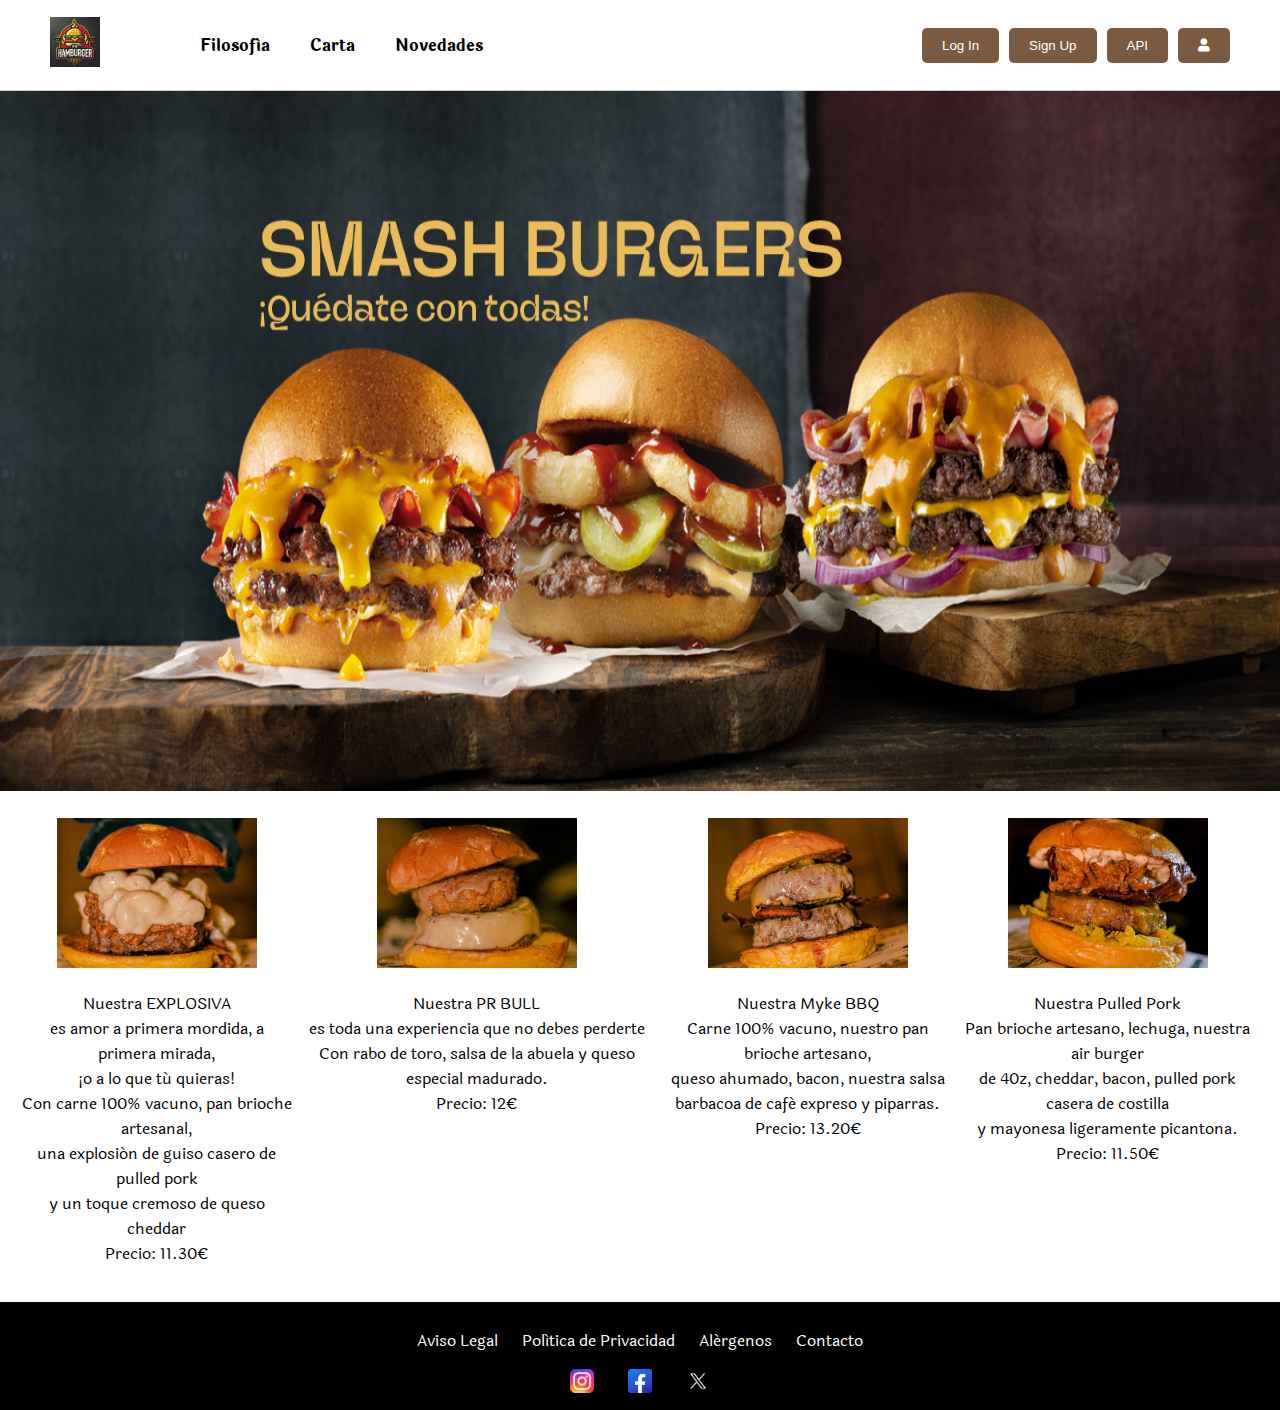
<file: index.html>
<!DOCTYPE html>
<html lang="es">
<head>
    <meta charset="UTF-8">
    <meta name="viewport" content="width=device-width, initial-scale=1.0">
    <title>PR Hamburguer</title>
    <link rel="stylesheet" href="main.css">
    <link href="https://fonts.googleapis.com/css2?family=Laila:wght@400;500;700&display=swap" rel="stylesheet">
    <link href="https://cdnjs.cloudflare.com/ajax/libs/font-awesome/5.15.4/css/all.min.css" rel="stylesheet">
</head>
<body>
    <header>
        <div class="logo">
            <a href="index.html"><img src="img/logo.png" alt="Logo" width="50"></a>
        </div>
        <nav>
            <a href="html/filosofia.html">Filosofía</a>
            <a href="html/carta.html">Carta</a>
            <a href="html/novedades.html">Novedades</a>
        </nav>
        <div class="actions">
            <button onclick="location.href='html/logIn.html'">Log In</button>
            <button onclick="location.href='html/signUp.html'">Sign Up</button>
            <button onclick="location.href='html/api.html'">API</button>
            <button onclick="location.href='html/usuario.html'" class="user-button">
                <i class="fas fa-user"></i>
            </button>
        </div>
    </header>

    <main>
        <div class="hero">
            <img src="img/inicio.jpg" alt="Smash Burgers" height="700">
        </div>
    
        <div class="menu">
            <div class="menu-item">
                <img src="img/hamburguesa1.PNG" alt="Explosiva">
                <p>Nuestra EXPLOSIVA <br> es amor a primera mordida, a primera mirada, <br> ¡o a lo que tú quieras! <br> Con carne 100% vacuno, pan brioche artesanal, <br>una explosión de guiso casero de pulled pork <br> y un toque cremoso de queso cheddar  <br>Precio: 11.30€</p>
            </div>
            <div class="menu-item">
                <img src="img/hamburguesa2.PNG" alt="PR BULL">
                <p>Nuestra PR BULL<br> es toda una experiencia que no debes perderte <br> Con rabo de toro, salsa de la abuela y queso especial madurado. <br>Precio: 12€</p>
            </div>
            <div class="menu-item">
                <img src="img/hamburguesa3.PNG" alt="Myke BBQ">
                <p>Nuestra Myke BBQ <br> Carne 100% vacuno, nuestro pan brioche artesano, <br> queso ahumado, bacon, nuestra salsa <br> barbacoa de café expreso y piparras.<br>Precio: 13.20€</p>
            </div>
            <div class="menu-item">
                <img src="img/hamburguesa4.PNG" alt="Pulled Pork">
                <p>Nuestra Pulled Pork <br> Pan brioche artesano, lechuga, nuestra air burger <br> de 40z, cheddar, bacon, pulled pork casera de costilla <br> y mayonesa ligeramente picantona.<br>Precio: 11.50€</p>
            </div>
        </div>
    </main>
    

    <footer>
        <p>
            <a href="#">Aviso Legal</a>
            <a href="#">Política de Privacidad</a>
            <a href="#">Alérgenos</a>
            <a href="html/contacto.html">Contacto</a>
        </p>
        <div class="social-icons">
            <a href="html/404.html"><img src="img/instagram.png" alt="Instagram"></a>
            <a href="html/404.html"><img src="img/facebook.png" alt="Facebook"></a>
            <a href="html/404.html"><img src="img/x.png" alt="Twitter"></a>
        </div>
    </footer>
</body>
</html>
</file>
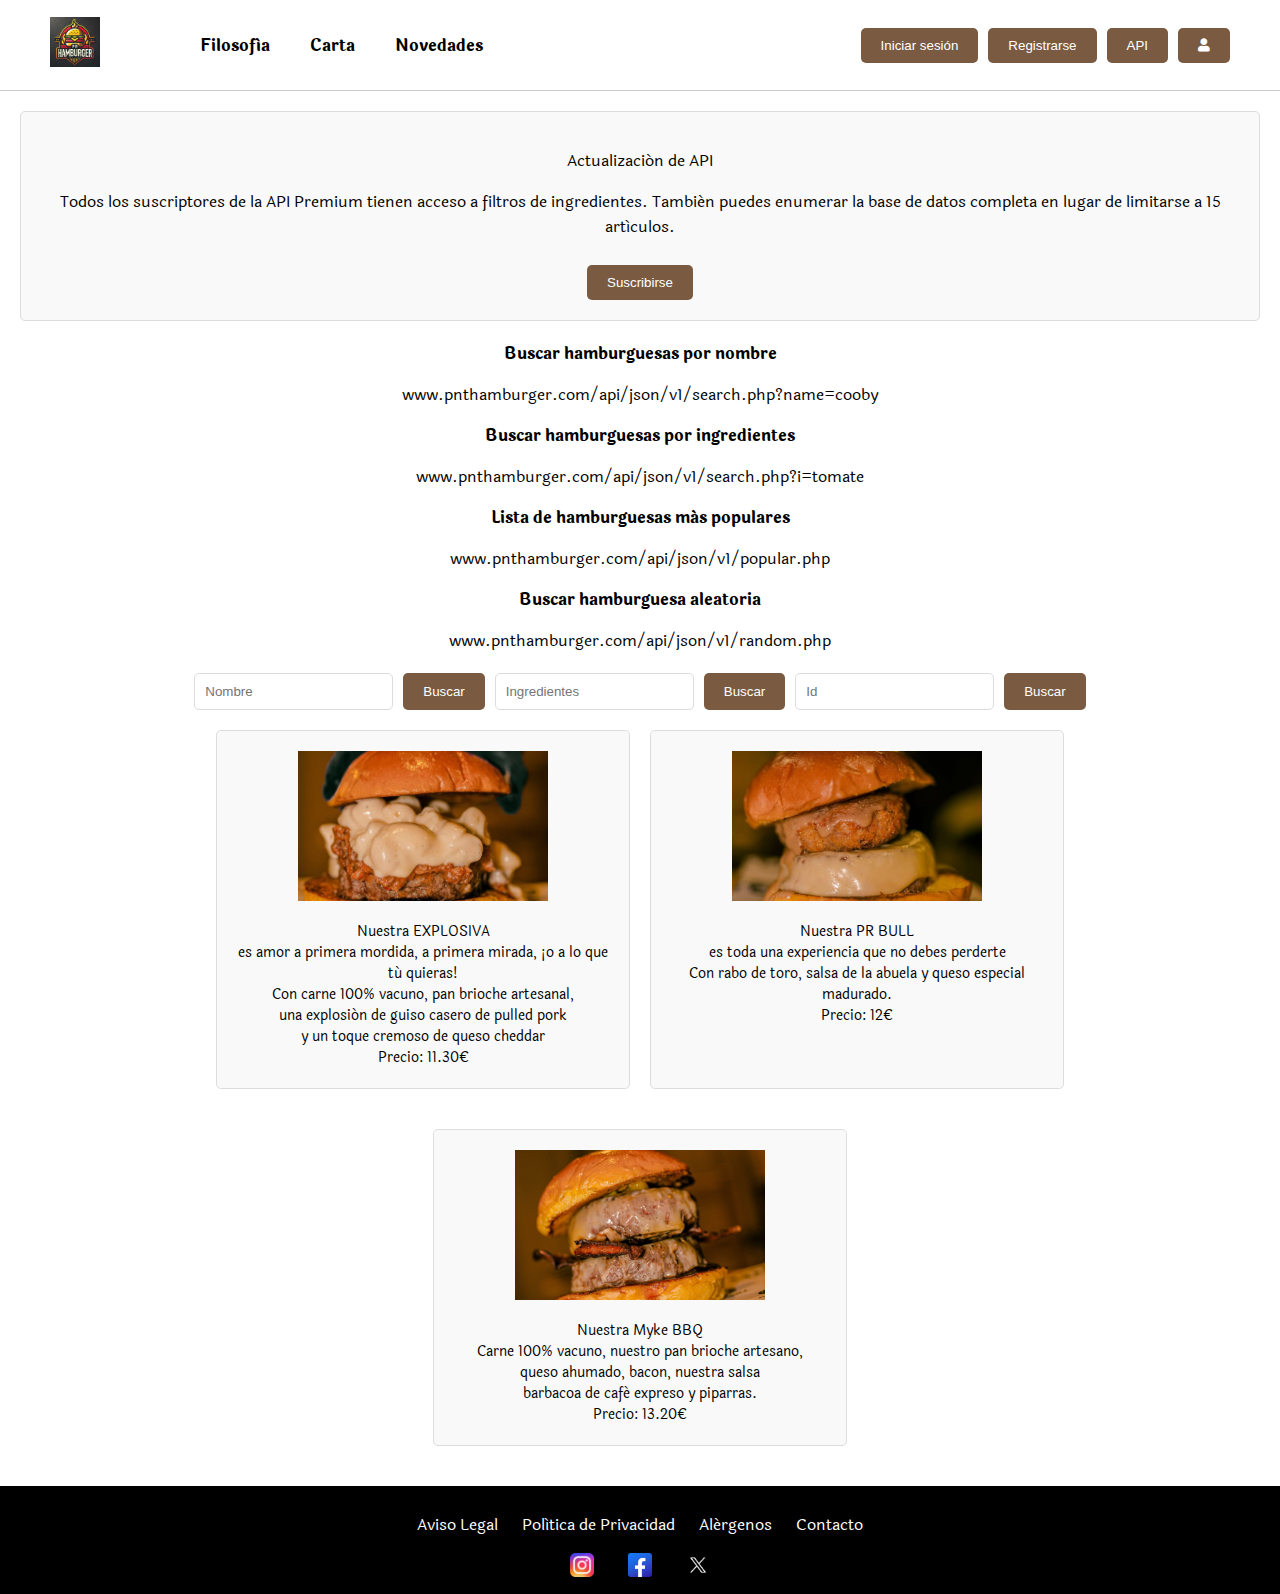
<file: html/api.html>
<!DOCTYPE html>
<html lang="es">
<head>
    <meta charset="UTF-8">
    <meta name="viewport" content="width=device-width, initial-scale=1.0">
    <title>API</title>
    <link rel="stylesheet" href="../css/api.css">
    <link href="https://fonts.googleapis.com/css2?family=Laila:wght@400;500;700&display=swap" rel="stylesheet">
    <link href="https://cdnjs.cloudflare.com/ajax/libs/font-awesome/5.15.4/css/all.min.css" rel="stylesheet">
</head>
<body>
    <header>
        <div class="logo">
            <a href="../index.html"><img src="../img/logo.png" alt="Logo" width="50"></a>
        </div>
        <nav>
            <a href="../html/filosofia.html">Filosofía</a>
            <a href="../html/carta.html">Carta</a>
            <a href="../html/novedades.html">Novedades</a>
        </nav>
        <div class="acciones">
            <button onclick="location.href='../html/logIn.html'">Iniciar sesión</button>
            <button onclick="location.href='../html/signUp.html'">Registrarse</button>
            <button onclick="location.href='../html/api.html'">API</button>
            <button onclick="location.href='../html/usuario.html'" class="boton-usuario">
                <i class="fas fa-user"></i>
            </button>
        </div>
    </header>
    <main>
        <section class="actualizacion-api">
            <div class="mensaje-actualizacion">
                <p>Actualización de API</p>
                <p>Todos los suscriptores de la API Premium tienen acceso a filtros de ingredientes. También puedes enumerar la base de datos completa en lugar de limitarse a 15 artículos.</p>
                <button class="boton-suscribir">Suscribirse</button>
            </div>
        </section>
        <section class="opciones-busqueda">
            <p class="titulo">Buscar hamburguesas por nombre</p>
            <p>www.pnthamburger.com/api/json/v1/search.php?name=cooby</p>
            <p class="titulo">Buscar hamburguesas por ingredientes</p>
            <p>www.pnthamburger.com/api/json/v1/search.php?i=tomate</p>
            <p class="titulo">Lista de hamburguesas más populares</p>
            <p>www.pnthamburger.com/api/json/v1/popular.php</p>
            <p class="titulo">Buscar hamburguesa aleatoria</p>
            <p>www.pnthamburger.com/api/json/v1/random.php</p>
        </section>
        <section class="lista-hamburguesas">
            <div class="barra-busqueda">
                <input type="text" placeholder="Nombre">
                <button class="boton-buscar">Buscar</button>
                <input type="text" placeholder="Ingredientes">
                <button class="boton-buscar">Buscar</button>
                <input type="text" placeholder="Id">
                <button class="boton-buscar">Buscar</button>
            </div>
            <div class="items-hamburguesa">
                <div class="menu-item">
                    <img src="../img/hamburguesa1.PNG" alt="Explosiva">
                    <p>Nuestra EXPLOSIVA <br> es amor a primera mordida, a primera mirada, ¡o a lo que tú quieras! <br> Con carne 100% vacuno, pan brioche artesanal, <br>una explosión de guiso casero de pulled pork <br> y un toque cremoso de queso cheddar  <br>Precio: 11.30€</p>
                </div>
                <div class="menu-item">
                    <img src="../img/hamburguesa2.PNG" alt="PR BULL">
                    <p>Nuestra PR BULL<br> es toda una experiencia que no debes perderte <br> Con rabo de toro, salsa de la abuela y queso especial madurado. <br>Precio: 12€</p>
                </div>
                <div class="menu-item">
                    <img src="../img/hamburguesa3.PNG" alt="Myke BBQ">
                    <p>Nuestra Myke BBQ <br> Carne 100% vacuno, nuestro pan brioche artesano, <br> queso ahumado, bacon, nuestra salsa <br> barbacoa de café expreso y piparras.<br>Precio: 13.20€</p>
                </div>
            </div>
        </section>
    </main>
    <footer>
        <p>
            <a href="#">Aviso Legal</a>
            <a href="#">Política de Privacidad</a>
            <a href="#">Alérgenos</a>
            <a href="../html/contacto.html">Contacto</a>
        </p>
        <div class="iconos-sociales">
            <a href="../html/404.html"><img src="../img/instagram.png" alt="Instagram"></a>
            <a href="../html/404.html"><img src="../img/facebook.png" alt="Facebook"></a>
            <a href="../html/404.html"><img src="../img/x.png" alt="Twitter"></a>
        </div>
    </footer>
</body>
</html>
</file>
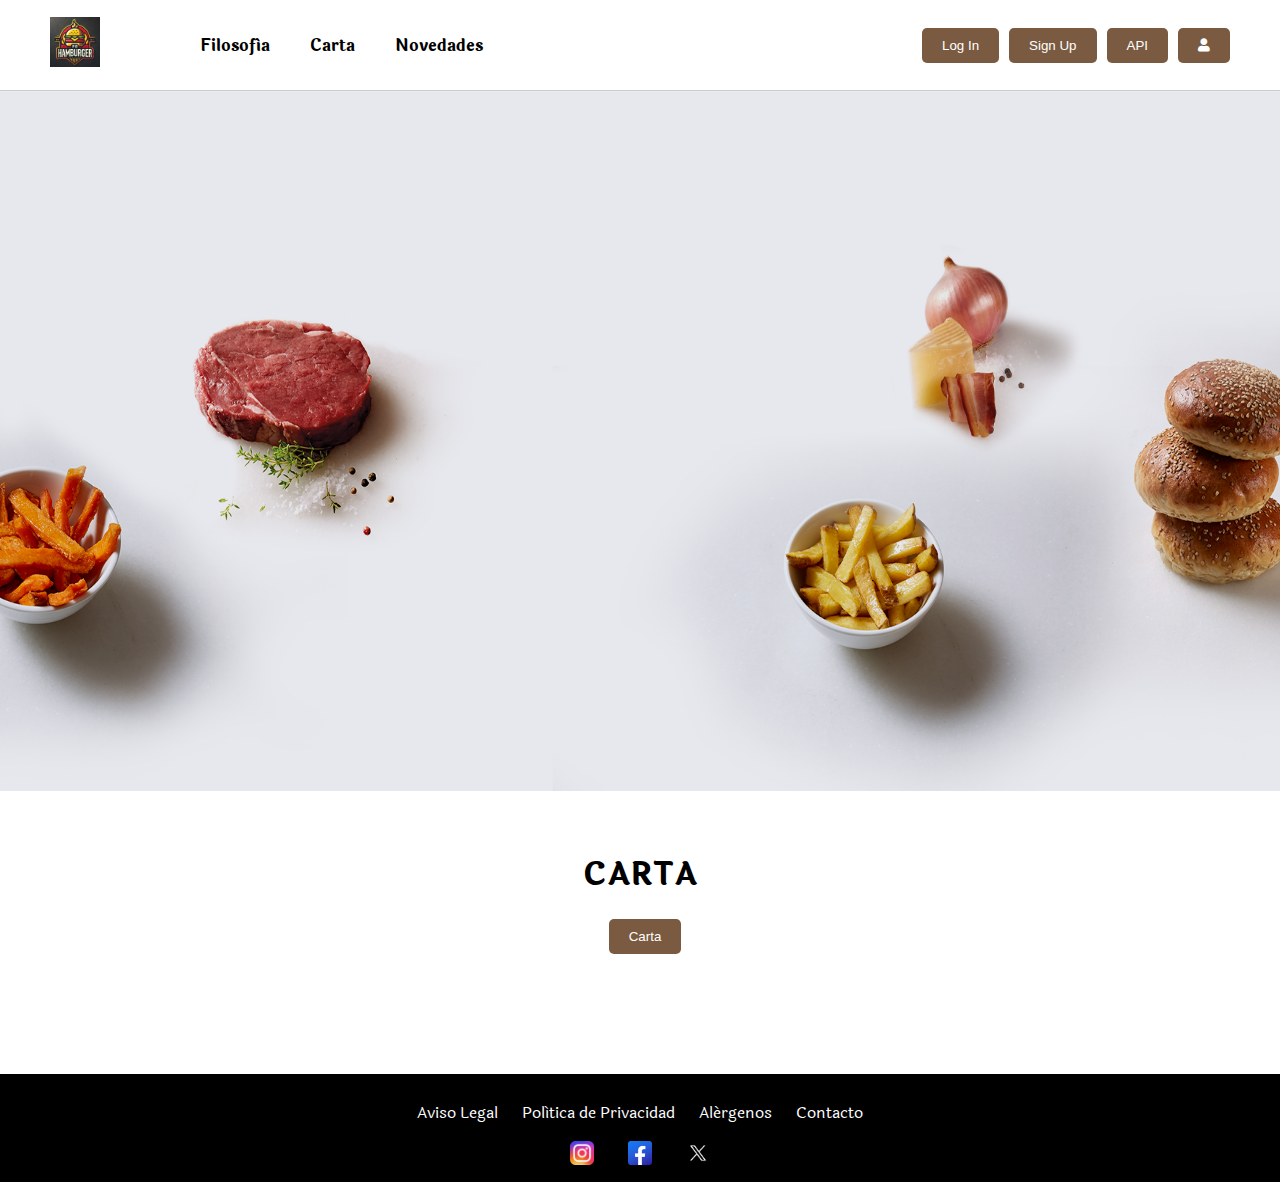
<file: html/carta.html>
<!DOCTYPE html>
<html lang="es">
<head>
    <meta charset="UTF-8">
    <meta name="viewport" content="width=device-width, initial-scale=1.0">
    <title>Carta</title>
    <link rel="stylesheet" href="../css/carta.css">
    <link href="https://fonts.googleapis.com/css2?family=Laila:wght@400;500;700&display=swap" rel="stylesheet">
    <link href="https://cdnjs.cloudflare.com/ajax/libs/font-awesome/5.15.4/css/all.min.css" rel="stylesheet">
</head>
<body>
    <header>
        <div class="logo">
            <a href="../index.html"><img src="../img/logo.png" alt="Logo" width="50"></a>
        </div>
        <nav>
            <a href="../html/filosofia.html">Filosofía</a>
            <a href="../html/carta.html">Carta</a>
            <a href="../html/novedades.html">Novedades</a>
        </nav>
        <div class="actions">
            <button onclick="location.href='../html/logIn.html'">Log In</button>
            <button onclick="location.href='../html/signUp.html'">Sign Up</button>
            <button onclick="location.href='../html/api.html'">API</button>
            <button onclick="location.href='../html/usuario.html'" class="user-button">
                <i class="fas fa-user"></i>
            </button>
        </div>
    </header>
    <main>
        <div class="hero">
            <img src="../img/carta.png" alt="Filosofía" height="700">
        </div>
    
        <div class="carta">
            <h3>CARTA</h3>
            <button>Carta</button>
        </div>
    </main>
    

    <footer>
        <p>
            <a href="#">Aviso Legal</a>
            <a href="#">Política de Privacidad</a>
            <a href="#">Alérgenos</a>
            <a href="../html/contacto.html">Contacto</a>
        </p>
        <div class="social-icons">
            <a href="../html/404.html"><img src="../img/instagram.png" alt="Instagram"></a>
            <a href="../html/404.html"><img src="../img/facebook.png" alt="Facebook"></a>
            <a href="../html/404.html"><img src="../img/x.png" alt="Twitter"></a>
        </div>
    </footer>
</body>
</html>
</file>
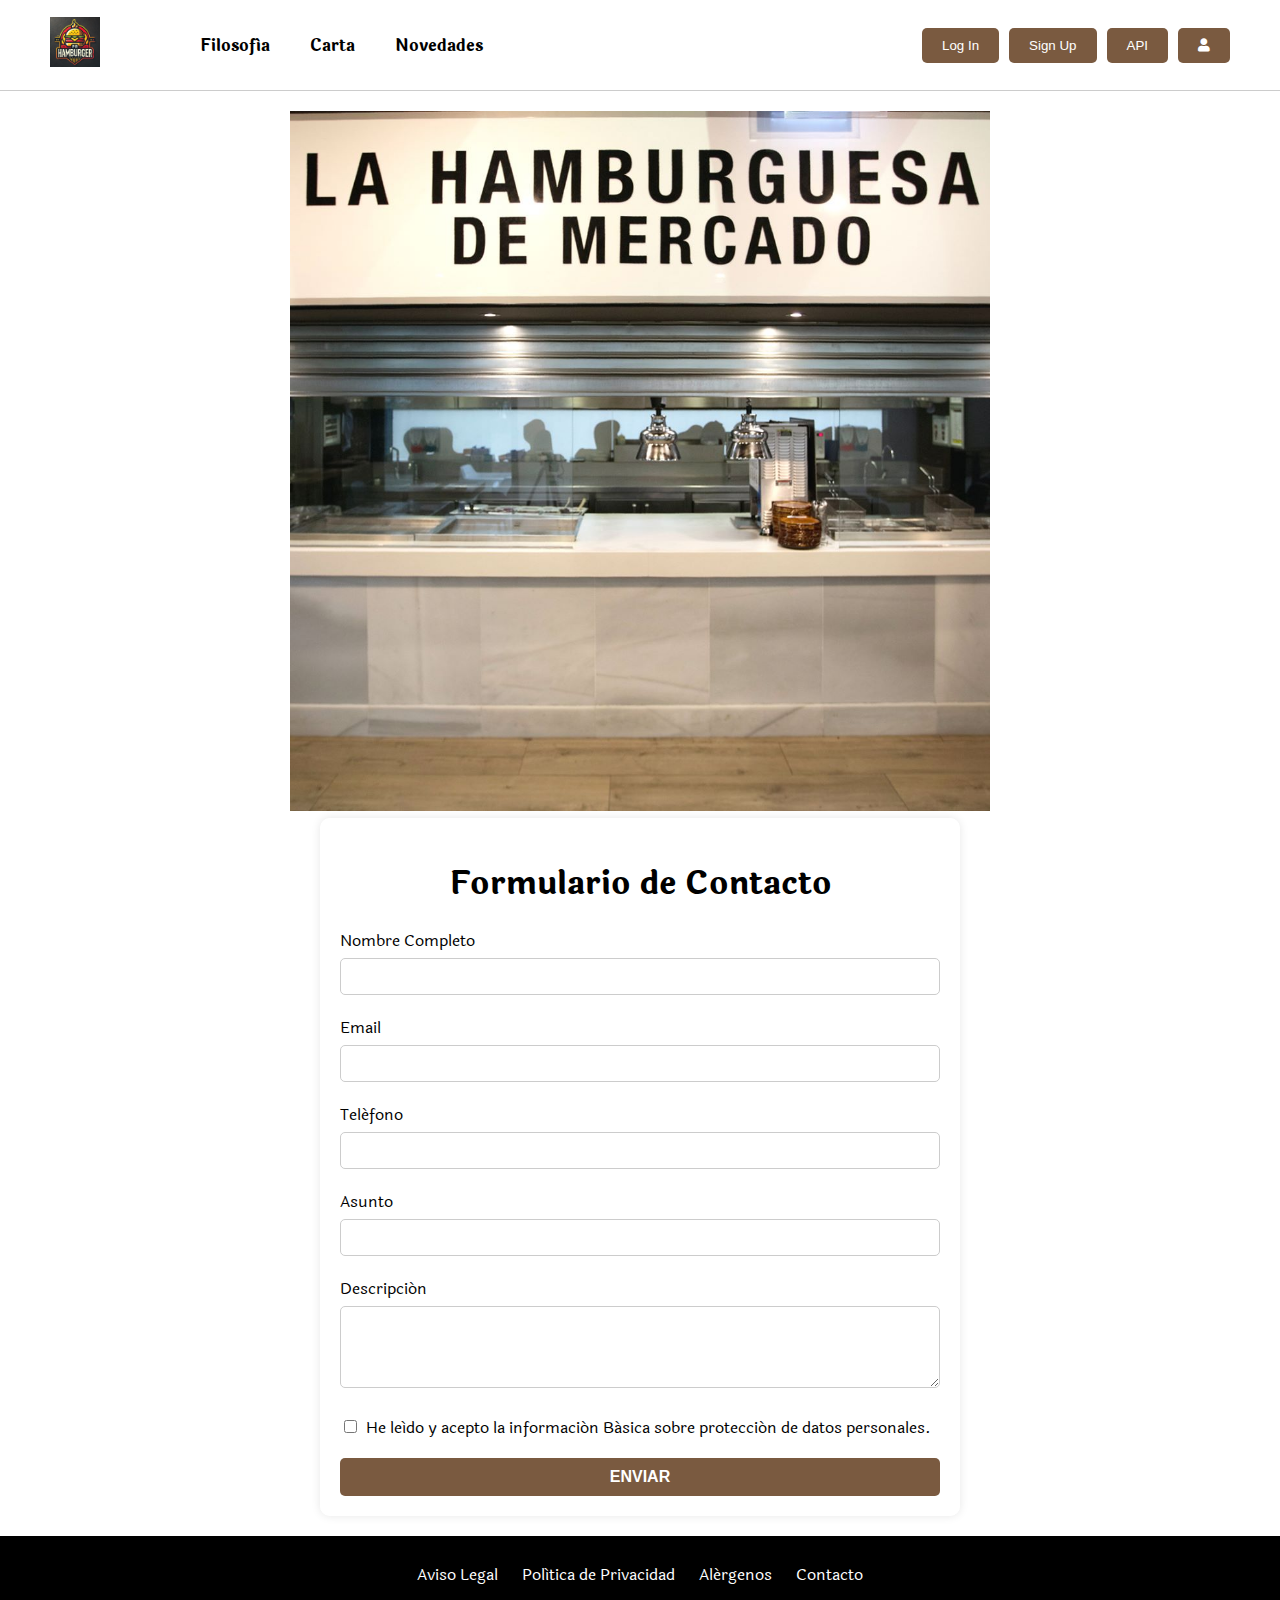
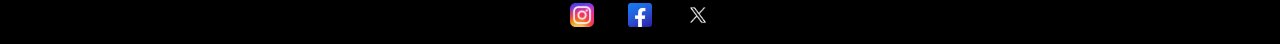
<file: html/contacto.html>
<!DOCTYPE html>
<html lang="es">
<head>
    <meta charset="UTF-8">
    <meta name="viewport" content="width=device-width, initial-scale=1.0">
    <title>Contácto</title>
    <link rel="stylesheet" href="../css/contacto.css">
    <link href="https://fonts.googleapis.com/css2?family=Laila:wght@400;500;700&display=swap" rel="stylesheet">
    <link href="https://cdnjs.cloudflare.com/ajax/libs/font-awesome/5.15.4/css/all.min.css" rel="stylesheet">
</head>
<body>
    <header>
        <div class="logo">
            <a href="../index.html"><img src="../img/logo.png" alt="Logo" width="50"></a>
        </div>
        <nav>
            <a href="../html/filosofia.html">Filosofía</a>
            <a href="../html/carta.html">Carta</a>
            <a href="../html/novedades.html">Novedades</a>
        </nav>
        <div class="actions">
            <button onclick="location.href='../html/logIn.html'">Log In</button>
            <button onclick="location.href='../html/signUp.html'">Sign Up</button>
            <button onclick="location.href='../html/api.html'">API</button>
            <button onclick="location.href='../html/usuario.html'" class="user-button">
                <i class="fas fa-user"></i>
            </button>
        </div>
    </header>

    <main>
        <div class="hero">
            <img src="../img/contacto.jpg" alt="Contacto" height="700">
        </div>
    
        <div class="container"> 
            <h1>Formulario de Contacto</h1> 
            <form> 
                <label for="nombre">Nombre Completo </label> 
                <input type="text" id="nombre" name="nombre" required> 

                <label for="email">Email </label> 
                <input type="email" id="email" name="email" required> 

                <label for="telefono">Teléfono </label> 
                <input type="tel" id="telefono" name="telefono" required> 
                
                <label for="asunto">Asunto </label> 
                <input type="text" id="asunto" name="asunto" required> 
                
                <label for="descripcion">Descripción </label> 
                <textarea id="descripcion" name="descripcion" rows="4" required></textarea> 
                
                <label> <input type="checkbox" name="acepto" required> He leído y acepto la información Básica sobre protección de datos personales. </label> 
                <button type="submit" class="enviar">Enviar</button> 
            </form> 
        </div>
    </main>
    

    <footer>
        <p>
            <a href="#">Aviso Legal</a>
            <a href="#">Política de Privacidad</a>
            <a href="#">Alérgenos</a>
            <a href="../html/contacto.html">Contacto</a>
        </p>
        <div class="social-icons">
            <a href="../html/404.html"><img src="../img/instagram.png" alt="Instagram"></a>
            <a href="../html/404.html"><img src="../img/facebook.png" alt="Facebook"></a>
            <a href="../html/404.html"><img src="../img/x.png" alt="Twitter"></a>
        </div>
    </footer>
</body>
</html>
</file>
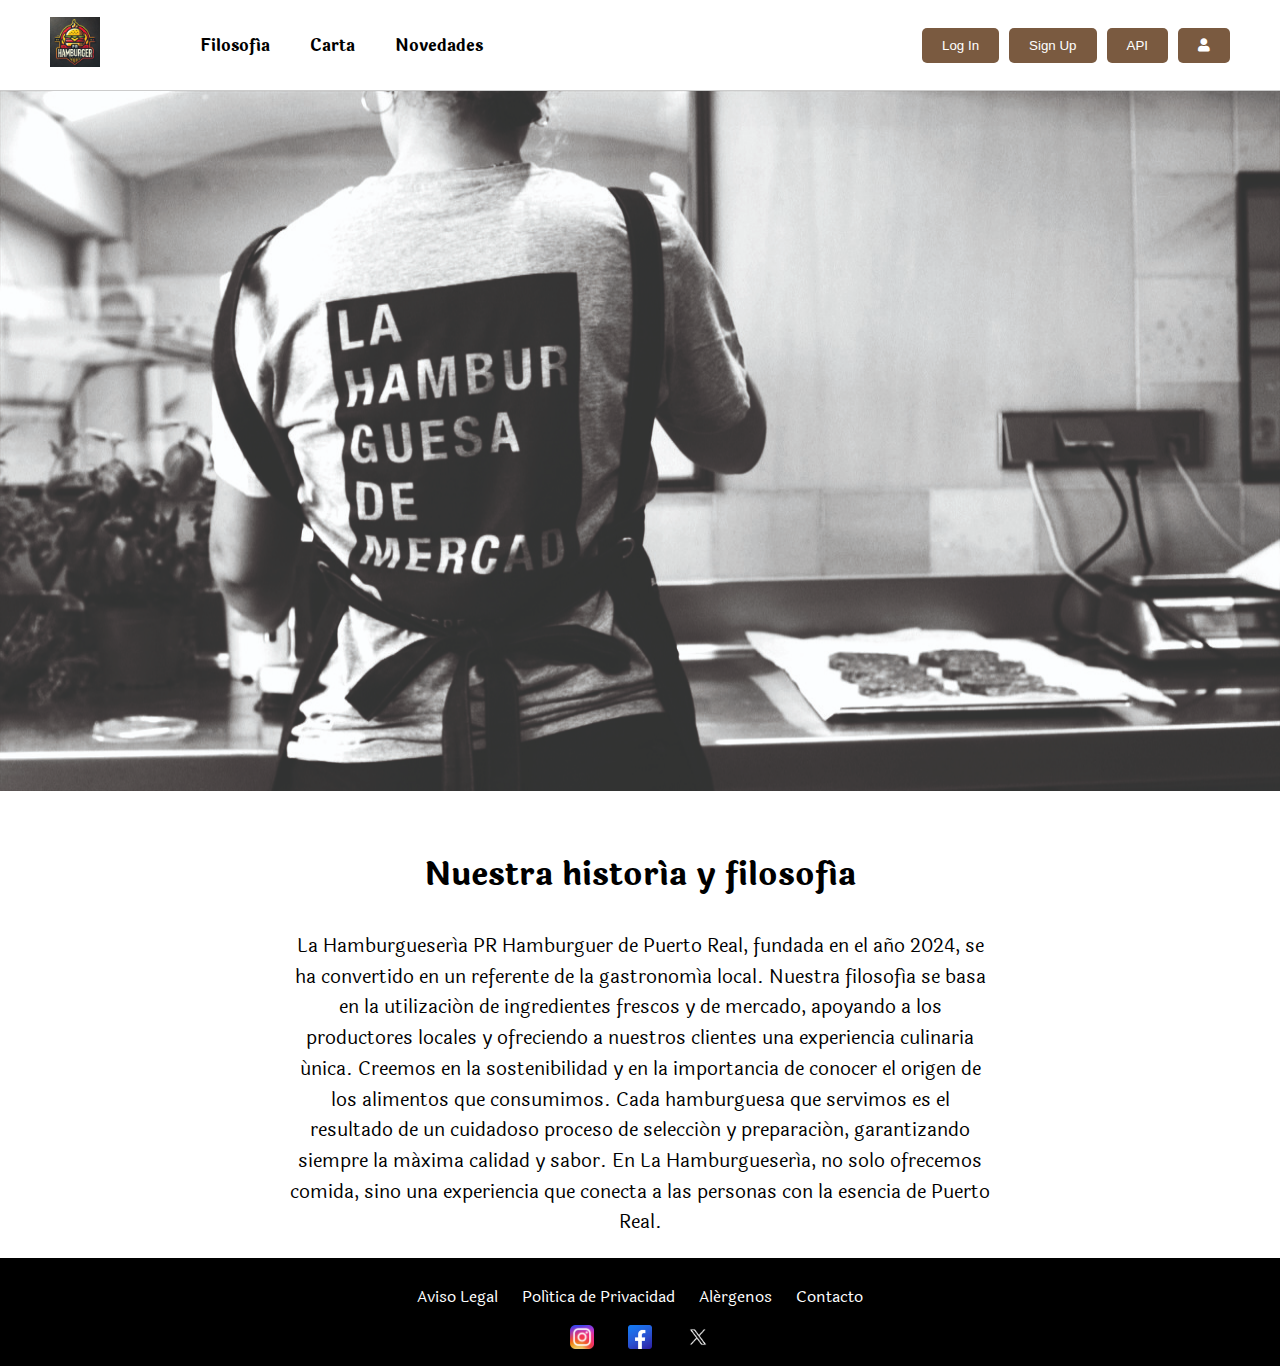
<file: html/filosofia.html>
<!DOCTYPE html>
<html lang="es">
<head>
    <meta charset="UTF-8">
    <meta name="viewport" content="width=device-width, initial-scale=1.0">
    <title>Filosofía</title>
    <link rel="stylesheet" href="../css/filosofia.css">
    <link href="https://fonts.googleapis.com/css2?family=Laila:wght@400;500;700&display=swap" rel="stylesheet">
    <link href="https://cdnjs.cloudflare.com/ajax/libs/font-awesome/5.15.4/css/all.min.css" rel="stylesheet">
</head>
<body>
    <header>
        <div class="logo">
            <a href="../index.html"><img src="../img/logo.png" alt="Logo" width="50"></a>
        </div>
        <nav>
            <a href="../html/filosofia.html">Filosofía</a>
            <a href="../html/carta.html">Carta</a>
            <a href="../html/novedades.html">Novedades</a>
        </nav>
        <div class="actions">
            <button onclick="location.href='../html/logIn.html'">Log In</button>
            <button onclick="location.href='../html/signUp.html'">Sign Up</button>
            <button onclick="location.href='../html/api.html'">API</button>
            <button onclick="location.href='../html/usuario.html'" class="user-button">
                <i class="fas fa-user"></i>
            </button>
        </div>
    </header>

    <main>
        <div class="hero">
            <img src="../img/filosofia.jpg" alt="Filosofía" height="700">
        </div>
    
        <div class="historia">
            <h3>Nuestra historía y filosofía</h3>
            <p>La Hamburguesería PR Hamburguer de Puerto Real, fundada en el año 2024, se ha convertido en un referente de la gastronomía local. Nuestra filosofía se basa en la utilización de ingredientes frescos y de mercado, apoyando a los productores locales y ofreciendo a nuestros clientes una experiencia culinaria única. Creemos en la sostenibilidad y en la importancia de conocer el origen de los alimentos que consumimos. Cada hamburguesa que servimos es el resultado de un cuidadoso proceso de selección y preparación, garantizando siempre la máxima calidad y sabor. En La Hamburguesería, no solo ofrecemos comida, sino una experiencia que conecta a las personas con la esencia de Puerto Real.</p>
        </div>
    </main>
    
    <footer>
        <p>
            <a href="#">Aviso Legal</a>
            <a href="#">Política de Privacidad</a>
            <a href="#">Alérgenos</a>
            <a href="../html/contacto.html">Contacto</a>
        </p>
        <div class="social-icons">
            <a href="../html/404.html"><img src="../img/instagram.png" alt="Instagram"></a>
            <a href="../html/404.html"><img src="../img/facebook.png" alt="Facebook"></a>
            <a href="../html/404.html"><img src="../img/x.png" alt="Twitter"></a>
        </div>
    </footer>
</body>
</html>
</file>
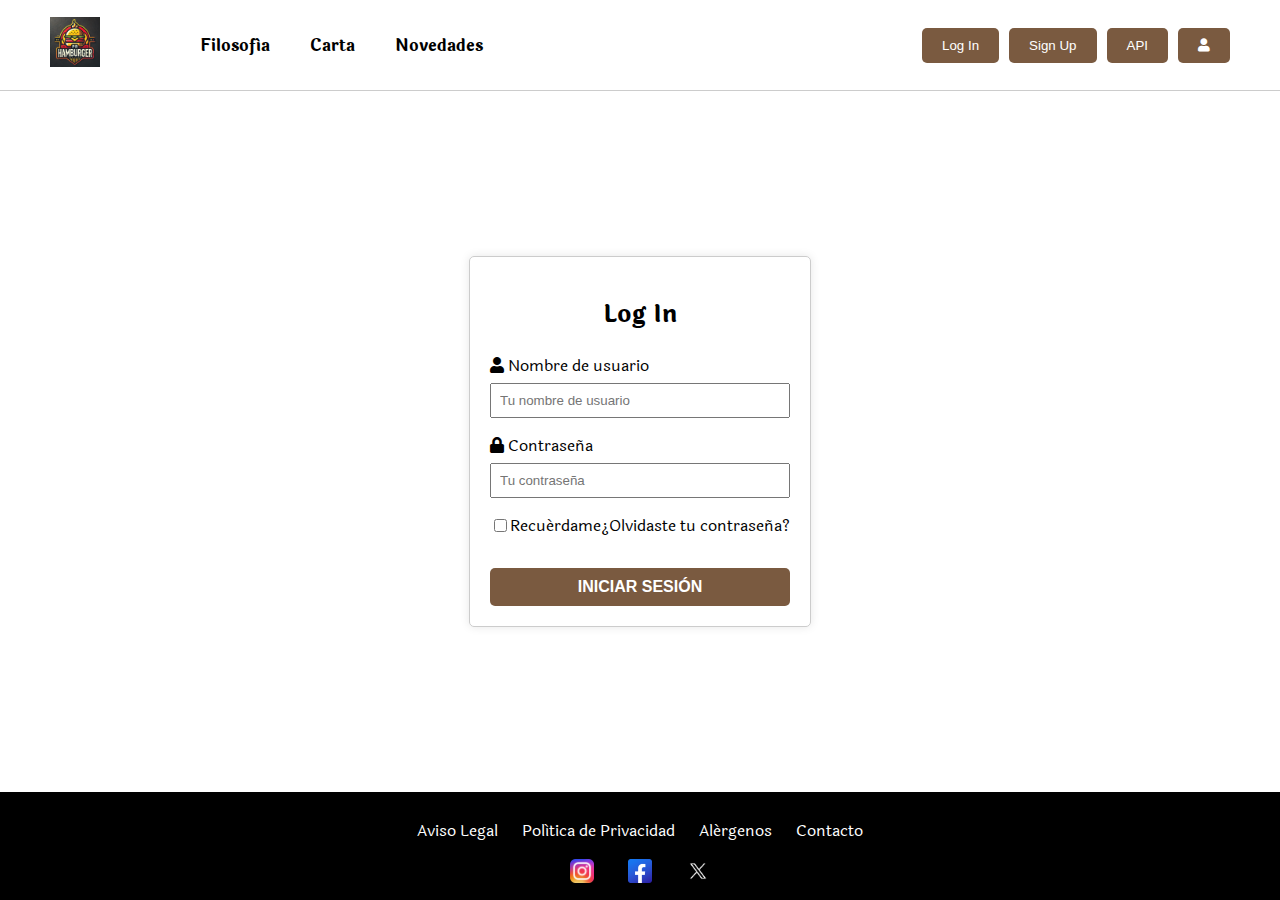
<file: html/logIn.html>
<!DOCTYPE html>
<html lang="es">
<head>
    <meta charset="UTF-8">
    <meta name="viewport" content="width=device-width, initial-scale=1.0">
    <title>Log In</title>
    <link rel="stylesheet" href="../css/logIn.css">
    <link href="https://fonts.googleapis.com/css2?family=Laila:wght@400;500;700&display=swap" rel="stylesheet">
    <link href="https://cdnjs.cloudflare.com/ajax/libs/font-awesome/5.15.4/css/all.min.css" rel="stylesheet">
</head>
<body>
    <header>
        <div class="logo">
            <a href="../index.html"><img src="../img/logo.png" alt="Logo" width="50"></a>
        </div>
        <nav>
            <a href="../html/filosofia.html">Filosofía</a>
            <a href="../html/carta.html">Carta</a>
            <a href="../html/novedades.html">Novedades</a>
        </nav>
        <div class="actions">
            <button onclick="location.href='../html/logIn.html'">Log In</button>
            <button onclick="location.href='../html/signUp.html'">Sign Up</button>
            <button onclick="location.href='../html/api.html'">API</button>
            <button onclick="location.href='../html/usuario.html'" class="user-button">
                <i class="fas fa-user"></i>
            </button>
        </div>
    </header>

    <main> 
        <div class="login-container"> 
            <h2>Log In</h2> 
            <form> 
                <div class="input-group">
                    <label for="username"><i class="fas fa-user"></i> Nombre de usuario</label>
                    <input type="text" id="username" name="username" required placeholder="Tu nombre de usuario">
                </div>
                <div class="input-group">
                    <label for="password"><i class="fas fa-lock"></i> Contraseña</label>
                    <input type="password" id="password" name="password" required placeholder="Tu contraseña">
                </div>
                <div class="options"> 
                    <label><input type="checkbox" name="remember"> Recuérdame</label> 
                    <a href="#">¿Olvidaste tu contraseña?</a> 
                </div> 
                <button type="submit" class="logIn">INICIAR SESIÓN</button> 
            </form> 
        </div> 
    </main>

    <footer>
        <p>
            <a href="#">Aviso Legal</a>
            <a href="#">Política de Privacidad</a>
            <a href="#">Alérgenos</a>
            <a href="../html/contacto.html">Contacto</a>
        </p>
        <div class="social-icons">
            <a href="../html/404.html"><img src="../img/instagram.png" alt="Instagram"></a>
            <a href="../html/404.html"><img src="../img/facebook.png" alt="Facebook"></a>
            <a href="../html/404.html"><img src="../img/x.png" alt="Twitter"></a>
        </div>
    </footer>
</body>
</html>
</file>
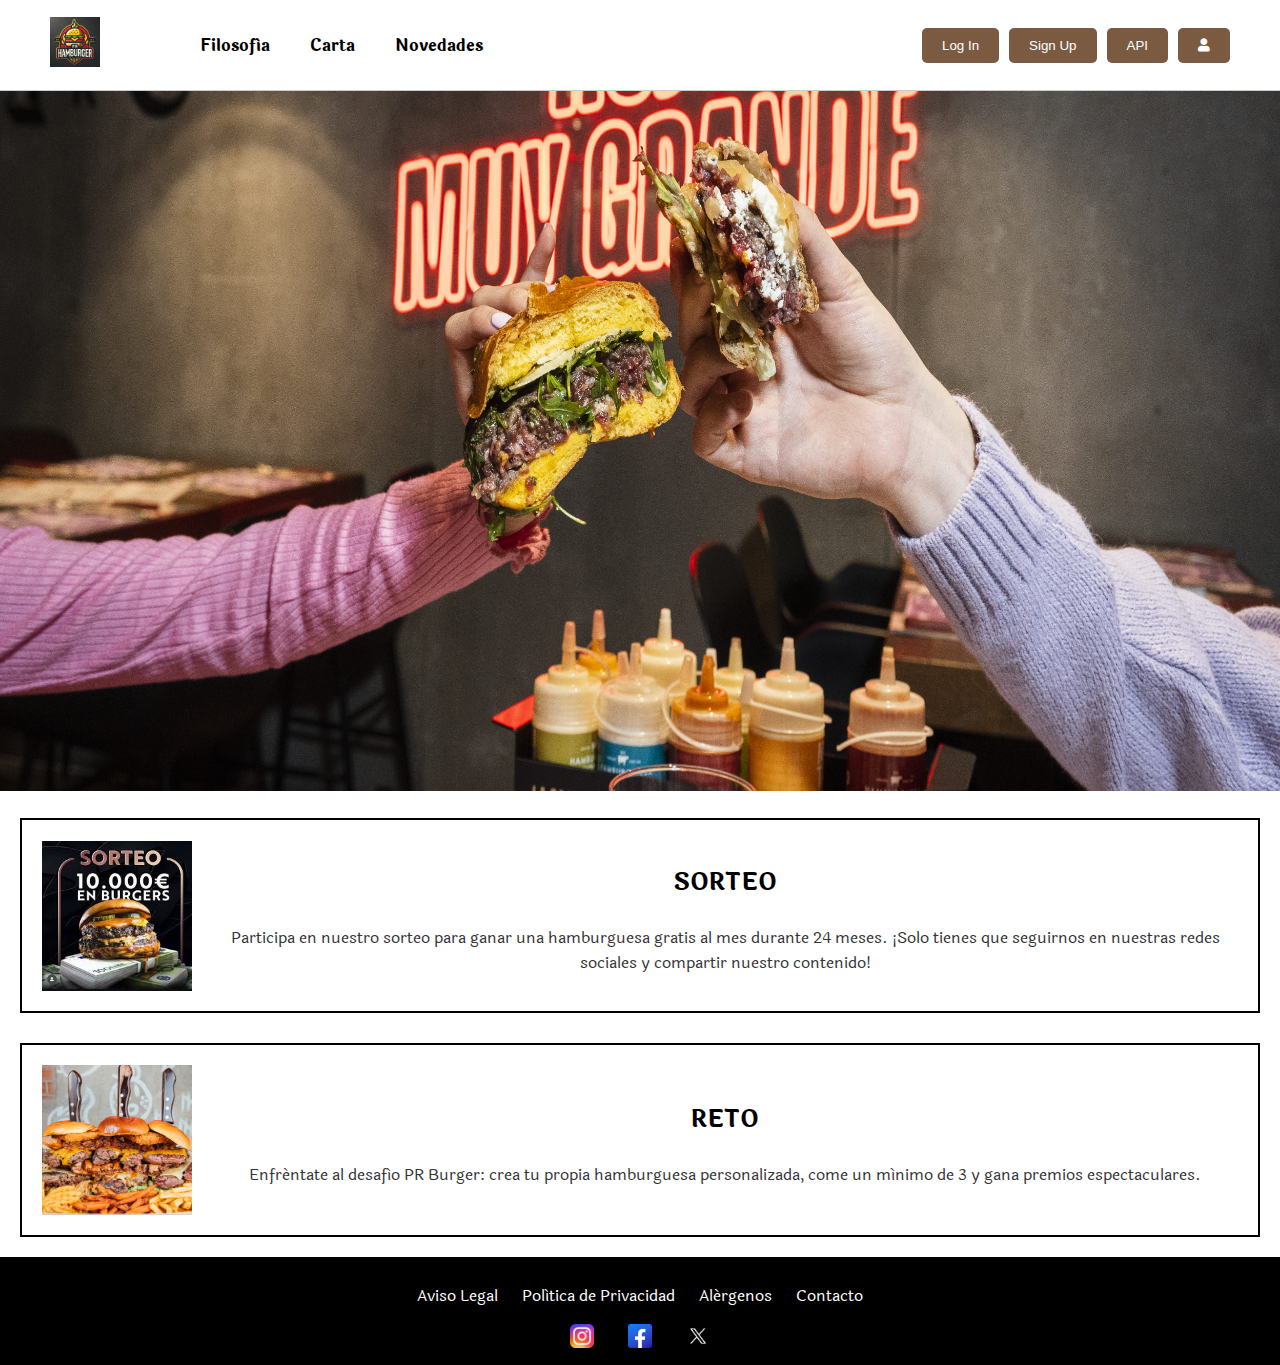
<file: html/novedades.html>
<!DOCTYPE html>
<html lang="es">
<head>
    <meta charset="UTF-8">
    <meta name="viewport" content="width=device-width, initial-scale=1.0">
    <title>Novedades</title>
    <link rel="stylesheet" href="../css/novedades.css">
    <link href="https://fonts.googleapis.com/css2?family=Laila:wght@400;500;700&display=swap" rel="stylesheet">
    <link href="https://cdnjs.cloudflare.com/ajax/libs/font-awesome/5.15.4/css/all.min.css" rel="stylesheet">
</head>
<body>
    <header>
        <div class="logo">
            <a href="../index.html"><img src="../img/logo.png" alt="Logo" width="50"></a>
        </div>
        <nav>
            <a href="../html/filosofia.html">Filosofía</a>
            <a href="../html/carta.html">Carta</a>
            <a href="../html/novedades.html">Novedades</a>
        </nav>
        <div class="actions">
            <button onclick="location.href='../html/logIn.html'">Log In</button>
            <button onclick="location.href='../html/signUp.html'">Sign Up</button>
            <button onclick="location.href='../html/api.html'">API</button>
            <button onclick="location.href='../html/usuario.html'" class="user-button">
                <i class="fas fa-user"></i>
            </button>
        </div>
    </header>
    
    <main>
        <div class="hero">
            <img src="../img/novedades.jpg" alt="Filosofía" height="700">
        </div>
    
        <div class="novedades">
            <div class="sorteo">
                <img src="../img/sorteo.jfif" alt="Sorteo" class="sorteo-img">
                <div class="sorteo-text">
                    <h3>SORTEO</h3>
                    <p>Participa en nuestro sorteo para ganar una hamburguesa gratis al mes durante 24 meses. ¡Solo tienes que seguirnos en nuestras redes sociales y compartir nuestro contenido!</p>
                </div>
            </div>
            <div class="reto">
                <img src="../img/reto.jpg" alt="Reto" class="reto-img">
                <div class="reto-text">
                    <h3>RETO</h3>
                    <p>Enfréntate al desafío PR Burger: crea tu propia hamburguesa personalizada, come un mínimo de 3 y gana premios espectaculares.</p>
                </div>
            </div>
        </div>
    </main>
    

    <footer>
        <p>
            <a href="#">Aviso Legal</a>
            <a href="#">Política de Privacidad</a>
            <a href="#">Alérgenos</a>
            <a href="../html/contacto.html">Contacto</a>
        </p>
        <div class="social-icons">
            <a href="../html/404.html"><img src="../img/instagram.png" alt="Instagram"></a>
            <a href="../html/404.html"><img src="../img/facebook.png" alt="Facebook"></a>
            <a href="../html/404.html"><img src="../img/x.png" alt="Twitter"></a>
        </div>
    </footer>
</body>
</html>
</file>
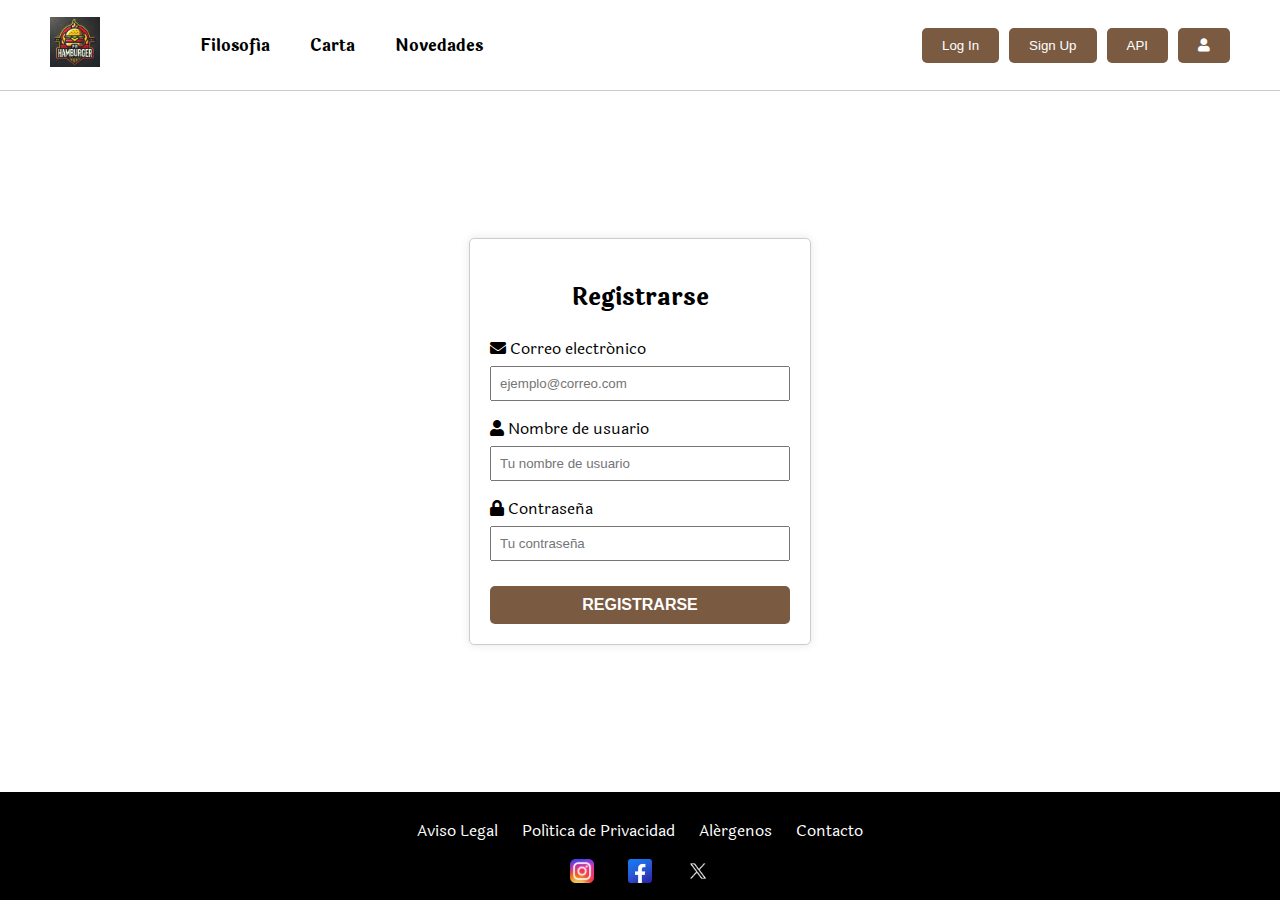
<file: html/signUp.html>
<!DOCTYPE html>
<html lang="es">
<head>
    <meta charset="UTF-8">
    <meta name="viewport" content="width=device-width, initial-scale=1.0">
    <title>Sign Up</title>
    <link rel="stylesheet" href="../css/signUp.css">
    <link href="https://fonts.googleapis.com/css2?family=Laila:wght@400;500;700&display=swap" rel="stylesheet">
    <link href="https://cdnjs.cloudflare.com/ajax/libs/font-awesome/5.15.4/css/all.min.css" rel="stylesheet">
</head>
<body>
    <header>
        <div class="logo">
            <a href="../index.html"><img src="../img/logo.png" alt="Logo" width="50"></a>
        </div>
        <nav>
            <a href="../html/filosofia.html">Filosofía</a>
            <a href="../html/carta.html">Carta</a>
            <a href="../html/novedades.html">Novedades</a>
        </nav>
        <div class="actions">
            <button onclick="location.href='../html/logIn.html'">Log In</button>
            <button onclick="location.href='../html/signUp.html'">Sign Up</button>
            <button onclick="location.href='../html/api.html'">API</button>
            <button onclick="location.href='../html/usuario.html'" class="user-button">
                <i class="fas fa-user"></i>
            </button>
        </div>
    </header>

    <main>
        <div class="login-container">
            <h2>Registrarse</h2>
            <form>
                <div class="input-group">
                    <label for="email"><i class="fas fa-envelope"></i> Correo electrónico</label>
                    <input type="email" id="email" name="email" required placeholder="ejemplo@correo.com">
                </div>
                <div class="input-group">
                    <label for="username"><i class="fas fa-user"></i> Nombre de usuario</label>
                    <input type="text" id="username" name="username" required placeholder="Tu nombre de usuario">
                </div>
                <div class="input-group">
                    <label for="password"><i class="fas fa-lock"></i> Contraseña</label>
                    <input type="password" id="password" name="password" required placeholder="Tu contraseña">
                </div>
                <button type="submit" class="signUp">REGISTRARSE</button>
            </form>
        </div>
    </main>
    

    <footer>
        <p>
            <a href="#">Aviso Legal</a>
            <a href="#">Política de Privacidad</a>
            <a href="#">Alérgenos</a>
            <a href="../html/contacto.html">Contacto</a>
        </p>
        <div class="social-icons">
            <a href="../html/404.html"><img src="../img/instagram.png" alt="Instagram"></a>
            <a href="../html/404.html"><img src="../img/facebook.png" alt="Facebook"></a>
            <a href="../html/404.html"><img src="../img/x.png" alt="Twitter"></a>
        </div>
    </footer>
</body>
</html>
</file>
<file: css/api.css>
body {
    margin: 0;
    padding: 0;
    font-family: 'Laila', sans-serif;
}

/* ===== HEADER ===== */
/* Configuración del encabezado: diseño flexible, alineación de elementos, fondo blanco */
header {
    display: flex;
    justify-content: space-between;
    align-items: center;
    padding: 10px 50px;
    background-color: #ffffff;
    border-bottom: 1px solid #ccc;
    height: 70px;
}

header .logo {
    display: flex;
    align-items: center;
}

header nav {
    display: flex;
    justify-content: flex-start; 
    flex: 1; 
    margin-left: 80px;
}

header nav a {
    margin: 0 20px;
    text-decoration: none;
    color: black;
    font-weight: bold;
}

header .acciones {
    display: flex;
    justify-content: flex-end; 
}

header .acciones button {
    margin-left: 10px;
    padding: 10px 20px;
    border: none;
    background-color: #7a5a40; 
    color: white;
    cursor: pointer;
    border-radius: 5px;
}

header .acciones button:hover {
    background-color: #5b422e;
}

main {
    padding: 20px;
}

.actualizacion-api {
    background-color: #f9f9f9;
    padding: 20px;
    margin-bottom: 20px;
    border: 1px solid #ddd;
    border-radius: 5px;
}

.actualizacion-api .mensaje-actualizacion {
    text-align: center;
}

.boton-suscribir {
    margin-top: 10px;
    padding: 10px 20px;
    border: none;
    background-color: #7a5a40;
    color: white;
    cursor: pointer;
    border-radius: 5px;
}

.boton-suscribir:hover {
    background-color: #5b422e;
}

.opciones-busqueda {
    margin-bottom: 20px;
    text-align: center;
}

.titulo {
    font-weight: bold;
}

.lista-hamburguesas {
    display: flex;
    flex-direction: column;
    align-items: center;
}

.barra-busqueda {
    display: flex;
    gap: 10px;
    margin-bottom: 20px;
}

.barra-busqueda input {
    padding: 10px;
    border: 1px solid #ddd;
    border-radius: 5px;
}

.boton-buscar {
    padding: 10px 20px;
    border: none;
    background-color: #7a5a40;
    color: white;
    cursor: pointer;
    border-radius: 5px;
}

.boton-buscar:hover {
    background-color: #5b422e;
}

.items-hamburguesa {
    display: flex;
    gap: 20px;
    justify-content: center;
    flex-wrap: wrap;
}

.menu-item {
    display: flex;
    flex-direction: column;
    align-items: center;
    gap: 10px;
    margin-bottom: 20px;
    background-color: #f9f9f9;
    padding: 20px;
    border: 1px solid #ddd;
    border-radius: 5px;
    width: 30%;
    text-align: center;
}

.menu-item img {
    width: 250px; 
    height: 150px; 
    object-fit: cover; 
    margin-bottom: 10px;
}

.menu-item p {
    font-size: 14px;
    margin: 0;
}

/* ===== FOOTER ===== */
/* Pie de página con fondo negro y texto centrado */
footer {
    background-color: black;
    color: white;
    text-align: center;
    padding: 10px;
}

footer a {
    color: white;
    text-decoration: none;
    margin: 0 10px;
}

footer a:hover {
    text-decoration: underline;
}

footer .iconos-sociales img {
    width: 24px;
    height: 24px;
    margin: 0 5px;
}
</file>
<file: css/carta.css>
body {
    margin: 0;
    padding: 0;
    font-family: 'Laila', sans-serif;
}

/* ===== HEADER ===== */
/* Configuración del encabezado: diseño flexible, alineación de elementos, fondo blanco */
header {
    display: flex;
    justify-content: space-between;
    align-items: center;
    padding: 10px 50px;
    background-color: #ffffff;
    border-bottom: 1px solid #ccc;
    height: 70px;
}

header .logo {
    display: flex;
    align-items: center;
}

header nav {
    display: flex;
    justify-content: flex-start; 
    flex: 1; 
    margin-left: 80px;
}

header nav a {
    margin: 0 20px;
    text-decoration: none;
    color: black;
    font-weight: bold;
}

header .actions {
    display: flex;
    justify-content: flex-end; 
}

header .actions button {
    margin-left: 10px;
    padding: 10px 20px;
    border: none;
    background-color: #7a5a40; 
    color: white;
    cursor: pointer;
    border-radius: 5px;
}

header .actions button:hover {
    background-color: #5b422e;
}


.hero {
    position: relative;
    text-align: center;
    color: white;
}

.hero img {
    width: 100%;
}

.hero h1 {
    position: absolute;
    top: 30%;
    left: 50%;
    transform: translate(-50%, -50%);
    font-size: 3rem;
    font-weight: bold;
}

.hero p {
    position: absolute;
    top: 40%;
    left: 50%;
    transform: translate(-50%, -50%);
    font-size: 1.2rem;
}

.carta {
    text-align: center; 
    padding: 20px;
    max-width: 800px; 
    margin: 0 auto; 
    margin-bottom: 100px; 
}

.carta h3 {
    font-size: 2rem; 
    margin-bottom: 20px; 
}

.carta button{
    margin-left: 10px;
    padding: 10px 20px;
    border: none;
    background-color: #7a5a40;
    color: white;
    cursor: pointer;
    border-radius: 5px;
}

.carta button:hover{
    background-color: #5b422e;
}


footer {
    background-color: black;
    color: white;
    text-align: center;
    padding: 10px;
}

footer a {
    color: white;
    text-decoration: none;
    margin: 0 10px;
}

footer a:hover {
    text-decoration: underline;
}

footer .social-icons img {
    width: 24px;
    height: 24px;
    margin: 0 5px;
}
</file>
<file: css/contacto.css>
body {
    margin: 0;
    padding: 0;
    font-family: 'Laila', sans-serif;
}

/* ===== HEADER ===== */
/* Configuración del encabezado: diseño flexible, alineación de elementos, fondo blanco */
header {
    display: flex;
    justify-content: space-between;
    align-items: center;
    padding: 10px 50px;
    background-color: #ffffff;
    border-bottom: 1px solid #ccc;
    height: 70px;
}

header .logo {
    display: flex;
    align-items: center;
}

header nav {
    display: flex;
    justify-content: flex-start; 
    flex: 1; 
    margin-left: 80px;
}

header nav a {
    margin: 0 20px;
    text-decoration: none;
    color: black;
    font-weight: bold;
}

header .actions {
    display: flex;
    justify-content: flex-end; 
}

header .actions button {
    margin-left: 10px;
    padding: 10px 20px;
    border: none;
    background-color: #7a5a40;
    color: white;
    cursor: pointer;
    border-radius: 5px;
}

header .actions button:hover {
    background-color: #5b422e;
}


main {
    flex: 1; 
    padding: 20px; 
    display: flex;
    flex-direction: column;
    align-items: center;
}

.hero {
    position: relative;
    text-align: center;
    color: white;
}

.hero img {
    width: 100%;
}

/* ===== FORMULARIO ===== */
/* Contenedor principal del formulario */
.container { 
    background-color: rgba(255, 255, 255, 0.9); 
    padding: 20px; 
    max-width: 600px; 
    width: 100%;
    border-radius: 10px; 
    box-shadow: 0 0 10px rgba(0, 0, 0, 0.1); 
} 

h1 { 
    text-align: center; 
    color: black; 
    margin-bottom: 20px;
} 

label { 
    display: block; 
    margin: 10px 0 5px; 
    color: #000000; 
} 

input, textarea { 
    width: 100%; 
    padding: 10px; 
    margin-bottom: 10px; 
    border: 1px solid #ccc;
    border-radius: 5px; 
    box-sizing: border-box;
} 

input[type="checkbox"] { 
    width: auto; 
    margin-right: 5px;
} 


.enviar {
    margin-top: 10px;
    width: 100%;
    padding: 10px 20px;
    border: none;
    background-color: #7a5a40;
    color: white;
    cursor: pointer;
    border-radius: 5px;
    font-size: 16px;
    font-weight: bold;
    text-transform: uppercase;
}

.enviar:hover {
    background-color: #5b422e;
}

/* ===== FOOTER ===== */
/* Pie de página con fondo negro y texto centrado */
footer {
    background-color: black;
    color: white;
    text-align: center;
    padding: 10px;
}

footer a {
    color: white;
    text-decoration: none;
    margin: 0 10px;
}

footer a:hover {
    text-decoration: underline;
}

footer .social-icons img {
    width: 24px;
    height: 24px;
    margin: 0 5px;
}
</file>
<file: css/filosofia.css>
body {
    margin: 0;
    padding: 0;
    font-family: 'Laila', sans-serif;
}

/* ===== HEADER ===== */
/* Encabezado principal que contiene el logo, navegación y botones */
header {
    display: flex;
    justify-content: space-between;
    align-items: center;
    padding: 10px 50px;
    background-color: #ffffff;
    border-bottom: 1px solid #ccc;
    height: 70px;
}

header .logo {
    display: flex;
    align-items: center;
}

header nav {
    display: flex;
    justify-content: flex-start; 
    flex: 1; 
    margin-left: 80px;
}

header nav a {
    margin: 0 20px;
    text-decoration: none;
    color: black;
    font-weight: bold;
}

header .actions {
    display: flex;
    justify-content: flex-end; 
}

header .actions button {
    margin-left: 10px;
    padding: 10px 20px;
    border: none;
    background-color: #7a5a40;
    color: white;
    cursor: pointer;
    border-radius: 5px;
}

header .actions button:hover {
    background-color: #5b422e;
}


.hero {
    position: relative;
    text-align: center;
    color: white;
}

.hero img {
    width: 100%;
}

/* ===== HISTORIA ===== */
/* Sección para mostrar información o historia */
.historia {
    text-align: center; 
    padding: 20px;
    max-width: 800px; 
    margin: 0 auto; 
}

.historia h3 {
    font-size: 2rem; 
}

.historia p {
    font-size: 1.2rem; 
    line-height: 1.6; 
    margin: 0 auto;
    max-width: 700px; 
}


/* ===== FOOTER ===== */
/* Pie de página con fondo negro y texto centrado */

footer {
    background-color: black;
    color: white;
    text-align: center;
    padding: 10px;
}

footer a {
    color: white;
    text-decoration: none;
    margin: 0 10px;
}

footer a:hover {
    text-decoration: underline;
}

footer .social-icons img {
    width: 24px;
    height: 24px;
    margin: 0 5px;
}
</file>
<file: css/logIn.css>
body {
    margin: 0;
    padding: 0;
    font-family: 'Laila', sans-serif;
    display: flex;
    flex-direction: column;
    height: 100vh; 
}

/* ===== HEADER ===== */
/* Encabezado principal que incluye logo, navegación y acciones */

header {
    display: flex;
    justify-content: space-between;
    align-items: center;
    padding: 10px 50px;
    background-color: #ffffff;
    border-bottom: 1px solid #ccc;
    height: 70px;
}

header .logo {
    display: flex;
    align-items: center;
}

header nav {
    display: flex;
    justify-content: flex-start;
    flex: 1;
    margin-left: 80px;
}

header nav a {
    margin: 0 20px;
    text-decoration: none;
    color: black;
    font-weight: bold;
}

header .actions {
    display: flex;
    justify-content: flex-end;
}

header .actions button {
    margin-left: 10px;
    padding: 10px 20px;
    border: none;
    background-color: #7a5a40;
    color: white;
    cursor: pointer;
    border-radius: 5px;
}

header .actions button:hover {
    background-color: #5b422e;
}

main {
    flex: 1; 
    display: flex;
    justify-content: center;
    align-items: center;
    padding: 20px; 
}

/* Contenedor del formulario de inicio de sesión */
.login-container {
    text-align: center;
    max-width: 300px;
    width: 100%;
    padding: 20px;
    border: 1px solid #ccc;
    border-radius: 5px;
    box-shadow: 0 0 10px rgba(0, 0, 0, 0.1);
}

.login-container h2 {
    margin-bottom: 20px;
}

.input-group {
    margin-bottom: 15px;
    text-align: left;
}

.input-group label {
    display: block;
    margin-bottom: 5px;
}

.input-group input {
    width: 100%;
    padding: 8px;
    box-sizing: border-box;
}

.options {
    display: flex;
    justify-content: space-between;
    align-items: center;
    margin-bottom: 20px;
}

.options label {
    display: flex;
    align-items: center;
}

.options a {
    text-decoration: none;
    color: black;
}

.options a:hover {
    text-decoration: underline;
}

.logIn {
    margin-top: 10px;
    width: 100%;
    padding: 10px 20px;
    border: none;
    background-color: #7a5a40;
    color: white;
    cursor: pointer;
    border-radius: 5px;
    font-size: 16px;
    font-weight: bold;
    text-transform: uppercase;
}

.logIn:hover {
    background-color: #5b422e;
}


/* ===== FOOTER ===== */
/* Pie de página con enlaces e iconos sociales */
footer {
    background-color: black;
    color: white;
    text-align: center;
    padding: 10px;
    margin-top: auto; 
}

footer a {
    color: white;
    text-decoration: none;
    margin: 0 10px;
}

footer a:hover {
    text-decoration: underline;
}

footer .social-icons img {
    width: 24px;
    height: 24px;
    margin: 0 5px;
}
</file>
<file: css/novedades.css>
body {
    margin: 0;
    padding: 0;
    font-family: 'Laila', sans-serif;
}

/* ===== HEADER ===== */
/* Encabezado que incluye logo, navegación y acciones */

header {
    display: flex;
    justify-content: space-between;
    align-items: center;
    padding: 10px 50px;
    background-color: #ffffff;
    border-bottom: 1px solid #ccc;
    height: 70px;
}

header .logo {
    display: flex;
    align-items: center;
}

header nav {
    display: flex;
    justify-content: flex-start; 
    flex: 1; 
    margin-left: 80px;
}

header nav a {
    margin: 0 20px;
    text-decoration: none;
    color: black;
    font-weight: bold;
}

header .actions {
    display: flex;
    justify-content: flex-end; 
}

header .actions button {
    margin-left: 10px;
    padding: 10px 20px;
    border: none;
    background-color: #7a5a40;
    color: white;
    cursor: pointer;
    border-radius: 5px;
}

header .actions button:hover {
    background-color: #5b422e;
}


.hero {
    position: relative;
    text-align: center;
    color: white;
}

.hero img {
    width: 100%;
}

.hero h1 {
    position: absolute;
    top: 30%;
    left: 50%;
    transform: translate(-50%, -50%);
    font-size: 3rem;
    font-weight: bold;
}

.hero p {
    position: absolute;
    top: 40%;
    left: 50%;
    transform: translate(-50%, -50%);
    font-size: 1.2rem;
}

/* ===== NOVEDADES ===== */
/* Sección de novedades con diseño de columnas */

.novedades {
    display: flex;
    flex-direction: column;
    padding: 20px;
    gap: 30px; 
}

/* Tarjetas individuales de sorteos o retos */
.sorteo, .reto {
    display: flex;
    align-items: center;
    border: 2px solid black; 
    padding: 20px;
    gap: 20px;
}

.sorteo img, .reto img {
    width: 150px; 
    height: 150px; 
    object-fit: cover;
}

.sorteo-text, .reto-text {
    text-align: center;
    flex: 1; 
}

.sorteo h3, .reto h3 {
    font-size: 1.5rem;
    font-weight: bold;
}

.sorteo p, .reto p {
    font-size: 1rem;
    color: #333;
}

/* ===== FOOTER ===== */
/* Pie de página con enlaces e iconos sociales */

footer {
    background-color: black;
    color: white;
    text-align: center;
    padding: 10px;
}

footer a {
    color: white;
    text-decoration: none;
    margin: 0 10px;
}

footer a:hover {
    text-decoration: underline;
}

footer .social-icons img {
    width: 24px;
    height: 24px;
    margin: 0 5px;
}
</file>
<file: css/signUp.css>
body {
    margin: 0;
    padding: 0;
    font-family: 'Laila', sans-serif;
    display: flex;
    flex-direction: column;
    height: 100vh; 
}

/* ===== HEADER ===== */
/* Encabezado con logo, navegación y acciones */

header {
    display: flex;
    justify-content: space-between;
    align-items: center;
    padding: 10px 50px;
    background-color: #ffffff;
    border-bottom: 1px solid #ccc;
    height: 70px;
}

header .logo {
    display: flex;
    align-items: center;
}

header nav {
    display: flex;
    justify-content: flex-start;
    flex: 1;
    margin-left: 80px;
}

header nav a {
    margin: 0 20px;
    text-decoration: none;
    color: black;
    font-weight: bold;
}

header .actions {
    display: flex;
    justify-content: flex-end;
}

header .actions button {
    margin-left: 10px;
    padding: 10px 20px;
    border: none;
    background-color: #7a5a40;
    color: white;
    cursor: pointer;
    border-radius: 5px;
}

header .actions button:hover {
    background-color: #5b422e;
}

/* ===== MAIN (LOGIN) ===== */
/* Contenedor principal del formulario de inicio de sesión */

main {
    flex: 1; 
    display: flex;
    justify-content: center;
    align-items: center;
    padding: 20px; 
}

/* Estilo del contenedor del formulario */

.login-container {
    text-align: center;
    max-width: 300px;
    width: 100%;
    padding: 20px;
    border: 1px solid #ccc;
    border-radius: 5px;
    box-shadow: 0 0 10px rgba(0, 0, 0, 0.1);
}

.login-container h2 {
    margin-bottom: 20px;
}

.input-group {
    margin-bottom: 15px;
    text-align: left;
}

.input-group label {
    display: block;
    margin-bottom: 5px;
}

.input-group input {
    width: 100%;
    padding: 8px;
    box-sizing: border-box;
}

.options {
    display: flex;
    justify-content: space-between;
    align-items: center;
    margin-bottom: 20px;
}

.options label {
    display: flex;
    align-items: center;
}

.options a {
    text-decoration: none;
    color: #007BFF;
}

.options a:hover {
    text-decoration: underline;
}

.signUp {
    margin-top: 10px;
    width: 100%;
    padding: 10px 20px;
    border: none;
    background-color: #7a5a40;
    color: white;
    cursor: pointer;
    border-radius: 5px;
    font-size: 16px;
    font-weight: bold;
    text-transform: uppercase;
}

.signUp:hover {
    background-color: #5b422e;
}


/* ===== FOOTER ===== */
/* Pie de página con fondo negro y texto centrado */

footer {
    background-color: black;
    color: white;
    text-align: center;
    padding: 10px;
    margin-top: auto; 
}

footer a {
    color: white;
    text-decoration: none;
    margin: 0 10px;
}

footer a:hover {
    text-decoration: underline;
}

footer .social-icons img {
    width: 24px;
    height: 24px;
    margin: 0 5px;
}
</file>
<file: main.css>
/* Reseteamos los márgenes y rellenos predeterminados del navegador y definimos la fuente base */
body {
    margin: 0;
    padding: 0;
    font-family: 'Laila', sans-serif;
}

/* ===== HEADER ===== */
/* Configuración del encabezado: diseño flexible, alineación de elementos, fondo blanco */

header {
    display: flex;
    justify-content: space-between;
    align-items: center;
    padding: 10px 50px;
    background-color: #ffffff;
    border-bottom: 1px solid #ccc;
    height: 70px;
}

header .logo {
    display: flex;
    align-items: center;
}

header nav {
    display: flex;
    justify-content: flex-start; 
    flex: 1; 
    margin-left: 80px;
}

header nav a {
    margin: 0 20px;
    text-decoration: none;
    color: black;
    font-weight: bold;
}

header .actions {
    display: flex;
    justify-content: flex-end; 
}

header .actions button {
    margin-left: 10px;
    padding: 10px 20px;
    border: none;
    background-color: #7a5a40;
    color: white;
    cursor: pointer;
    border-radius: 5px;
}

header .actions button:hover {
    background-color: #5b422e;
}

/* ===== HERO SECTION ===== */
/* Sección principal con imagen y texto destacado */

.hero {
    position: relative;
    text-align: center;
    color: white;
}

.hero img {
    width: 100%;
}

.hero h1 {
    position: absolute;
    top: 30%;
    left: 50%;
    transform: translate(-50%, -50%);
    font-size: 3rem;
    font-weight: bold;
}

.hero p {
    position: absolute;
    top: 40%;
    left: 50%;
    transform: translate(-50%, -50%);
    font-size: 1.2rem;
}

/* ===== MENU SECTION ===== */
/* Diseño de los elementos del menú */

.menu {
    display: flex;
    justify-content: space-around;
    padding: 20px;
}

.menu-item {
    text-align: center;
}

.menu-item img {
    width: 200px;
    height: 150px;
    object-fit: cover;
}

/* ===== FOOTER ===== */
/* Pie de página con fondo negro y texto centrado */

footer {
    background-color: black;
    color: white;
    text-align: center;
    padding: 10px;
}

footer a {
    color: white;
    text-decoration: none;
    margin: 0 10px;
}

footer a:hover {
    text-decoration: underline;
}

footer .social-icons img {
    width: 24px;
    height: 24px;
    margin: 0 5px;
}
</file>
